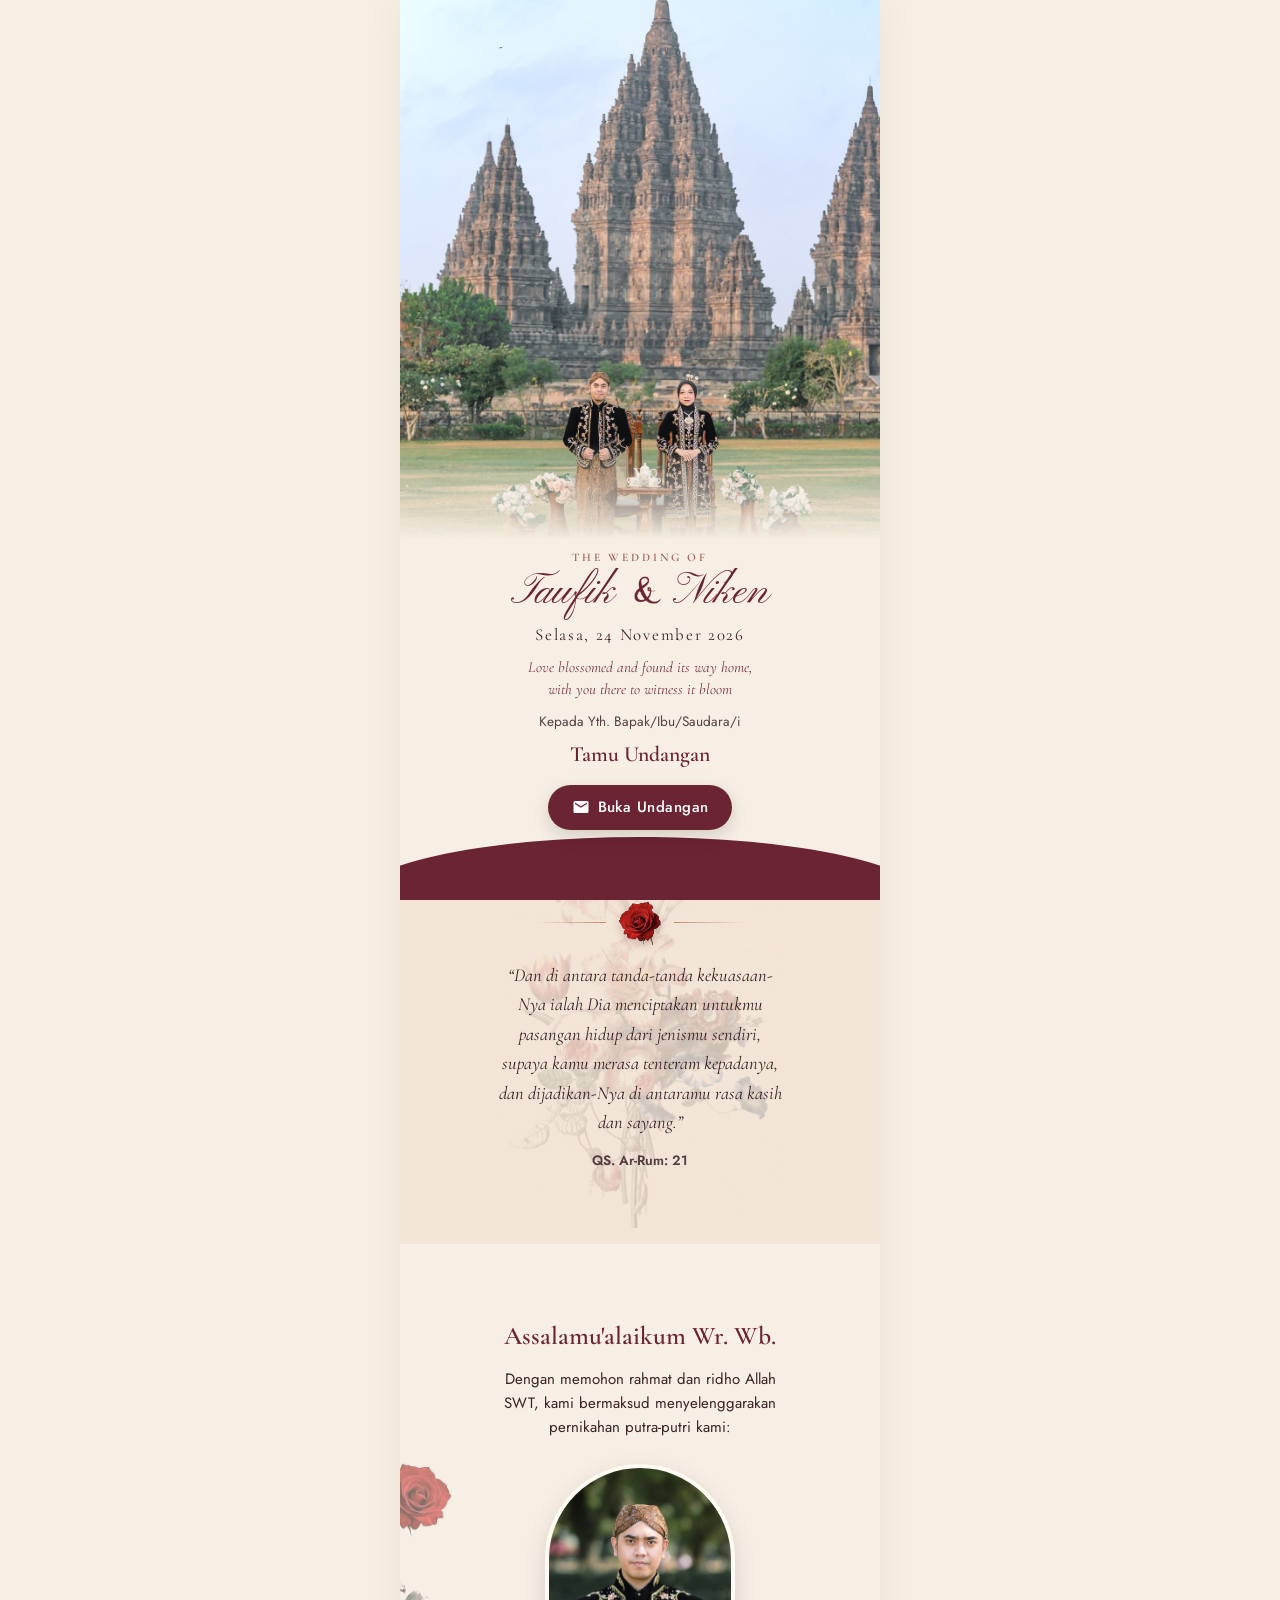
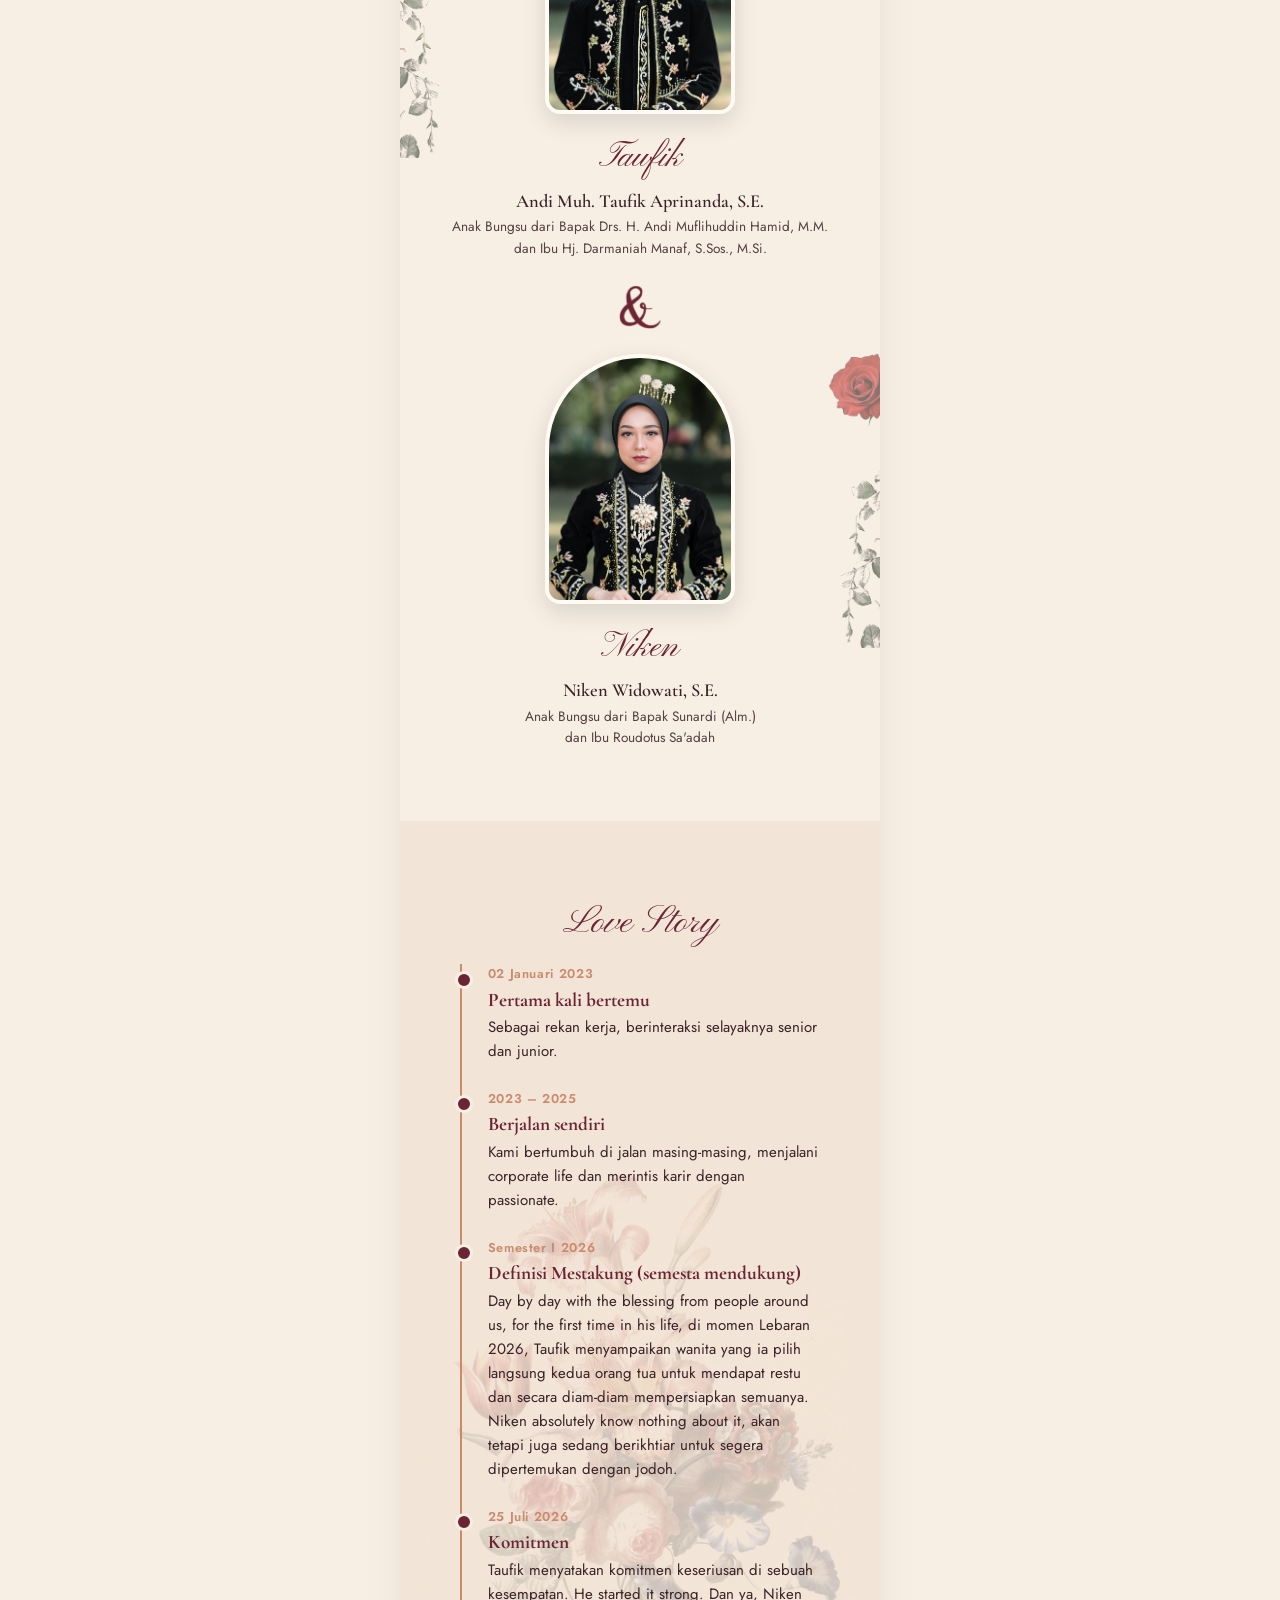
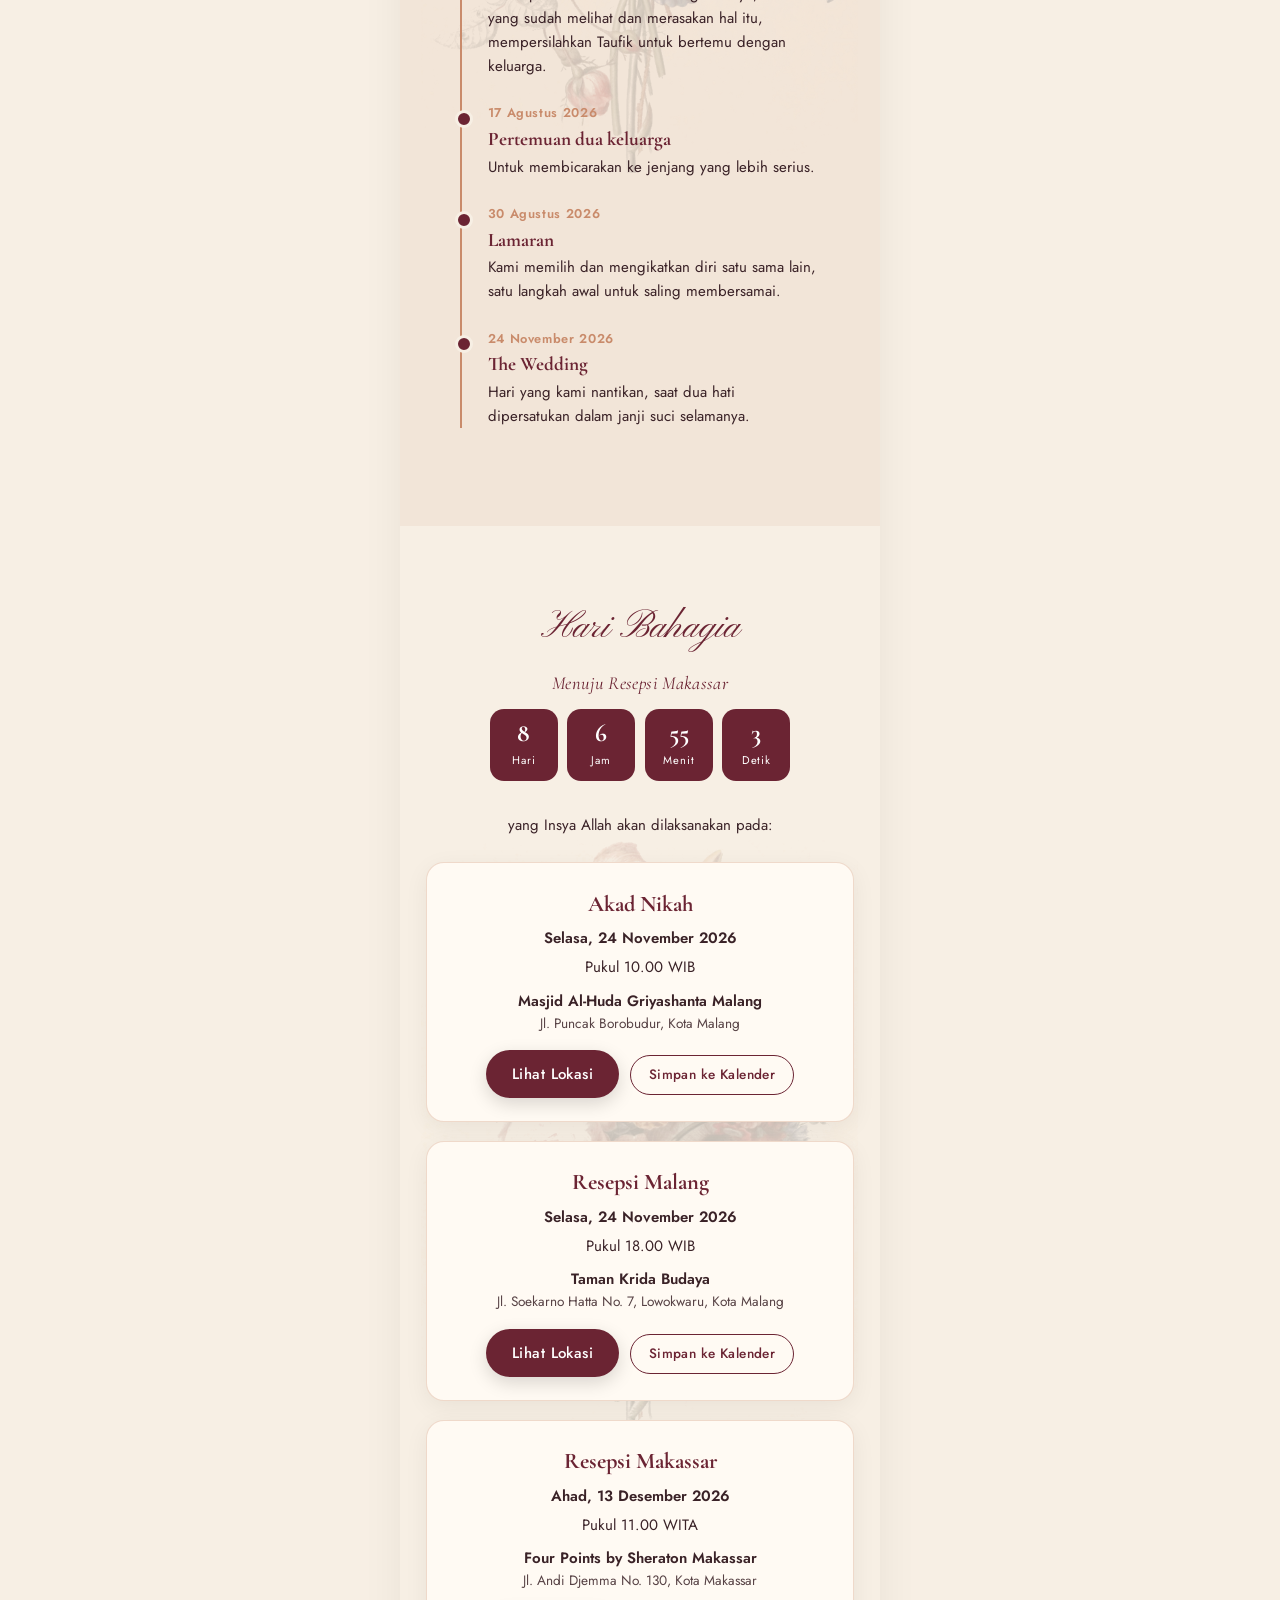
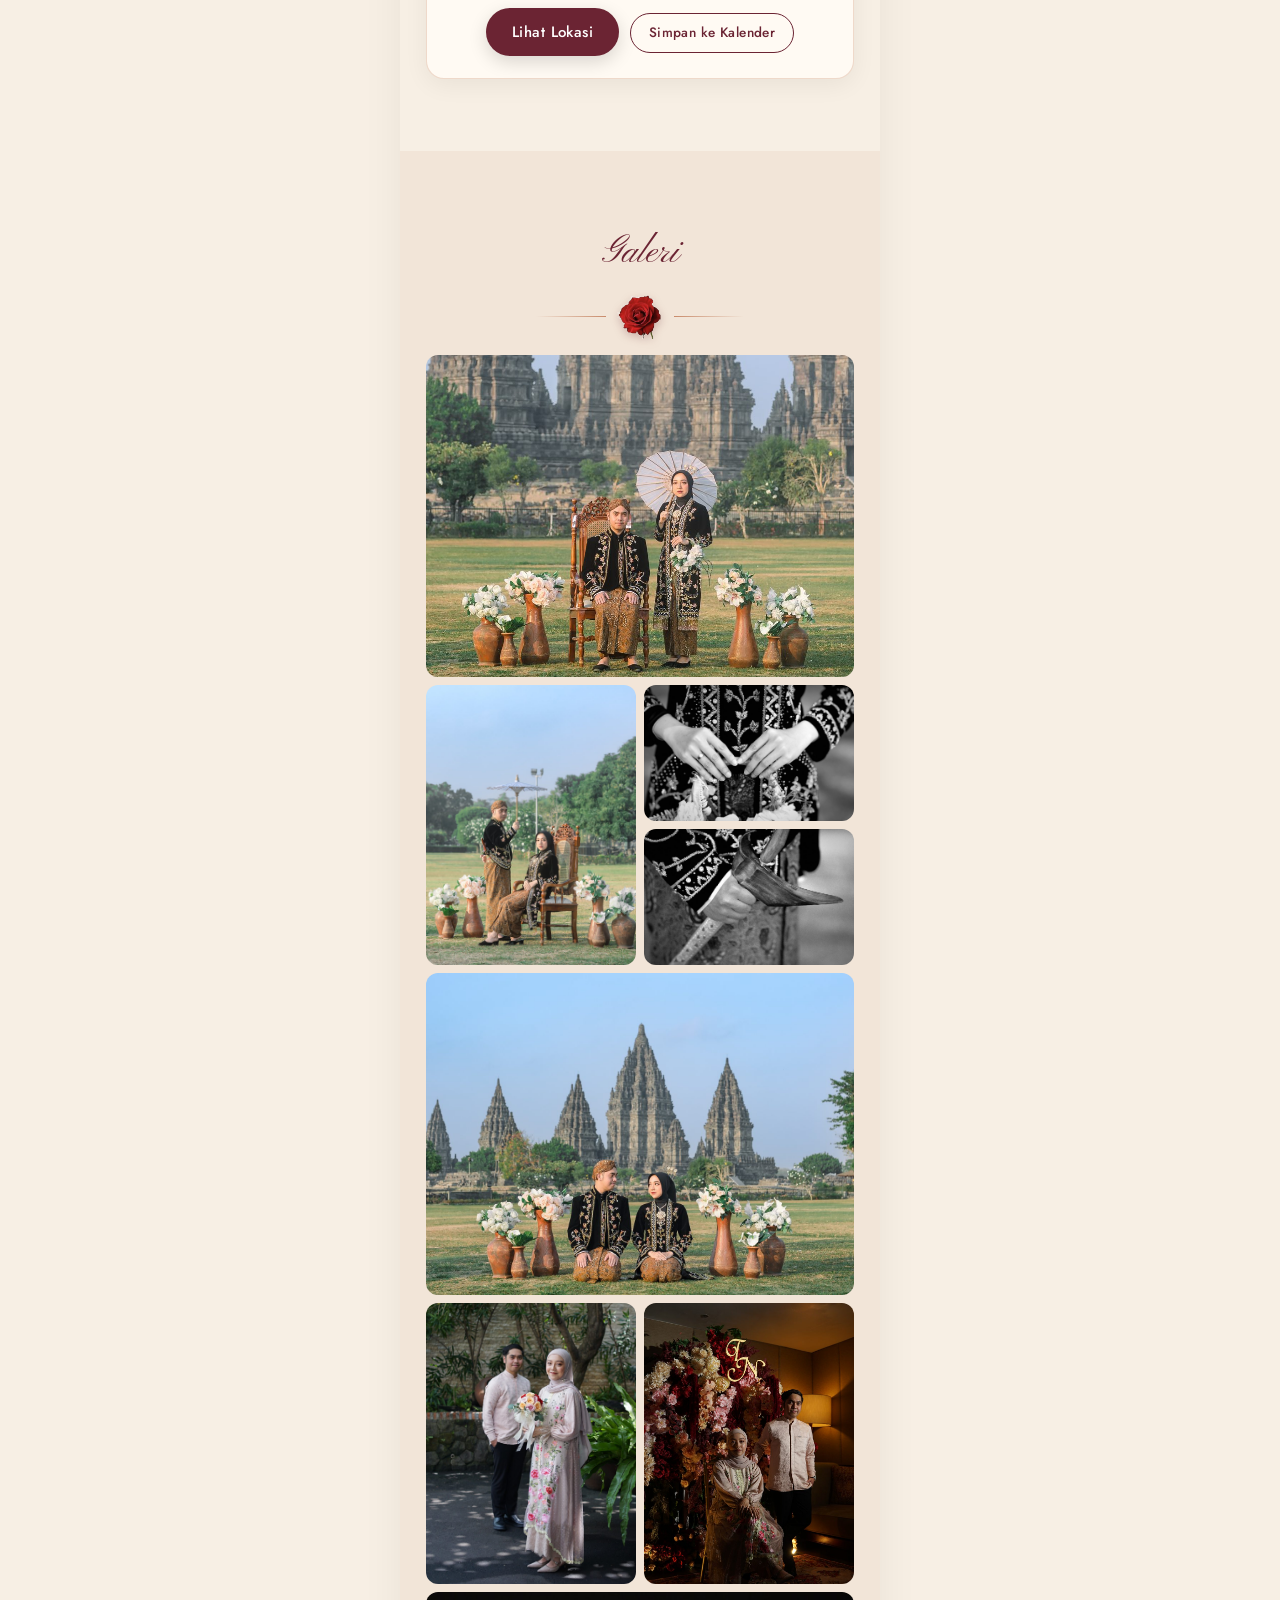
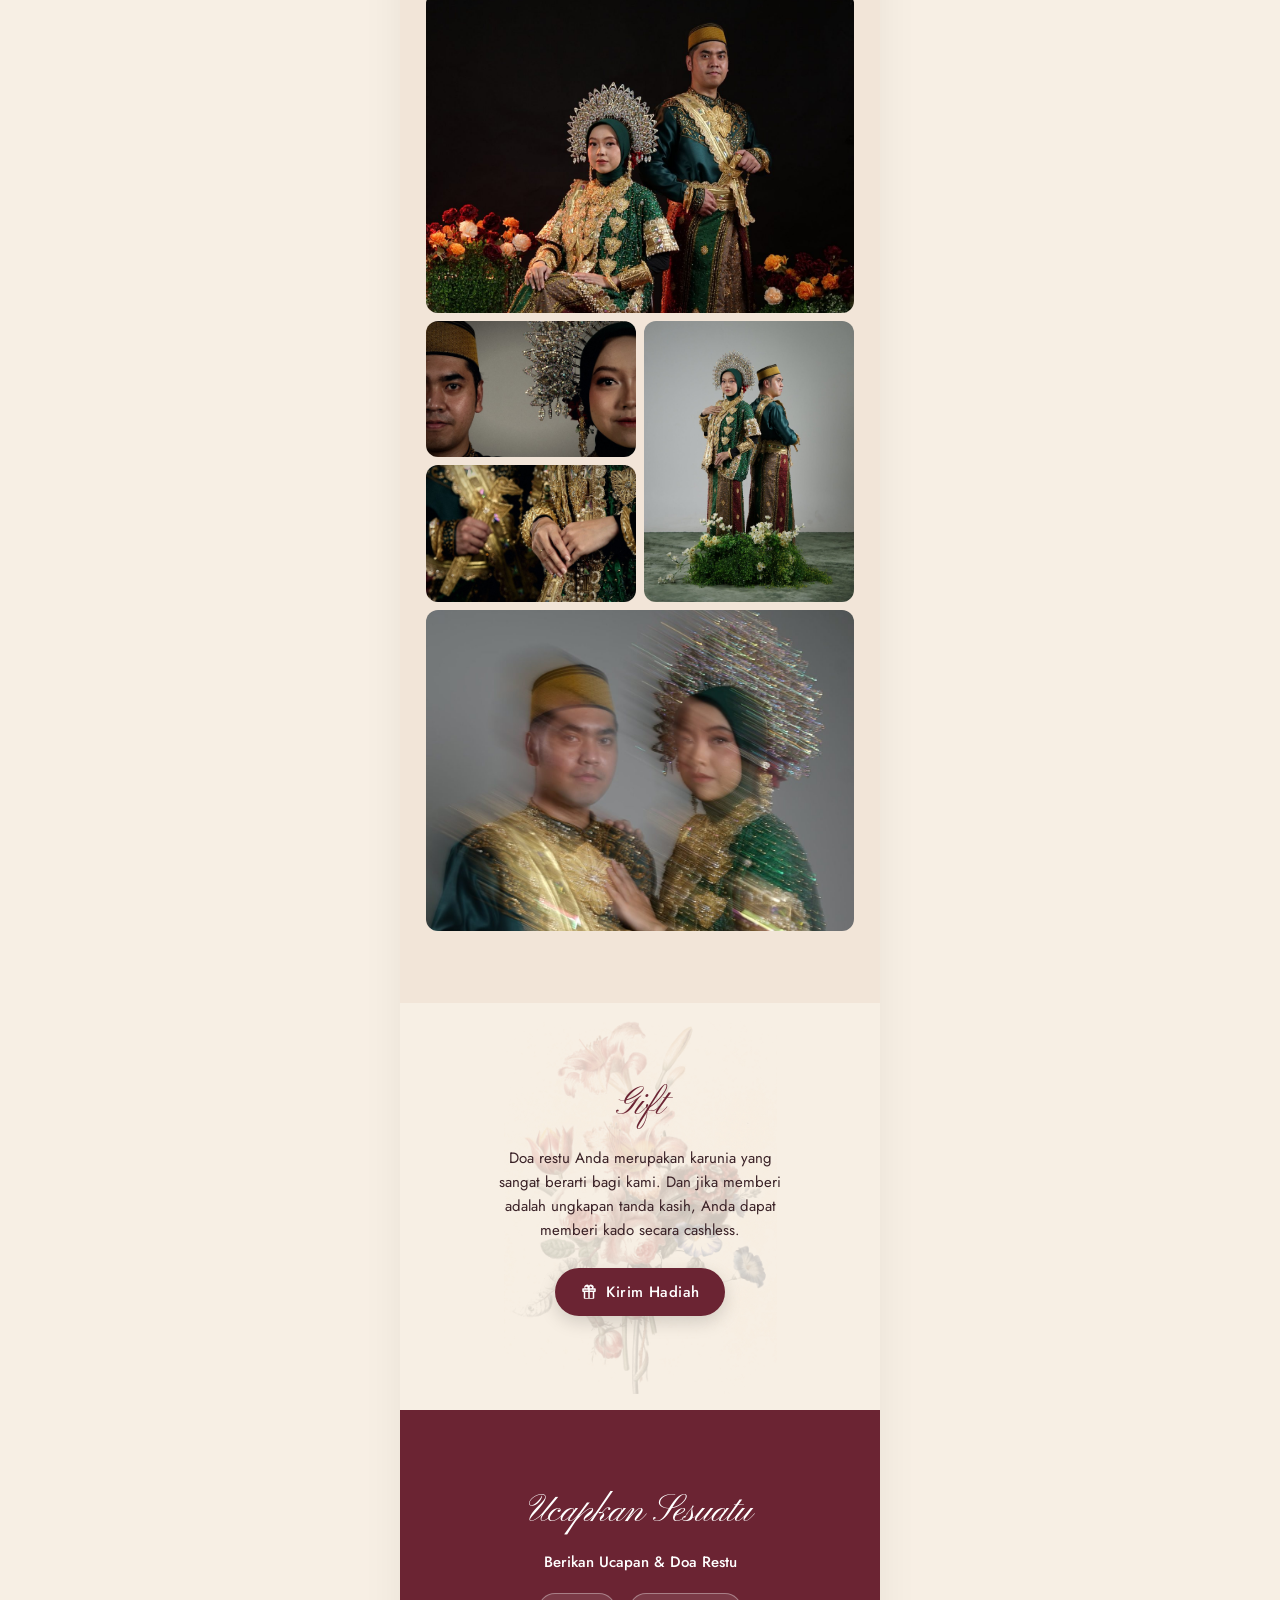
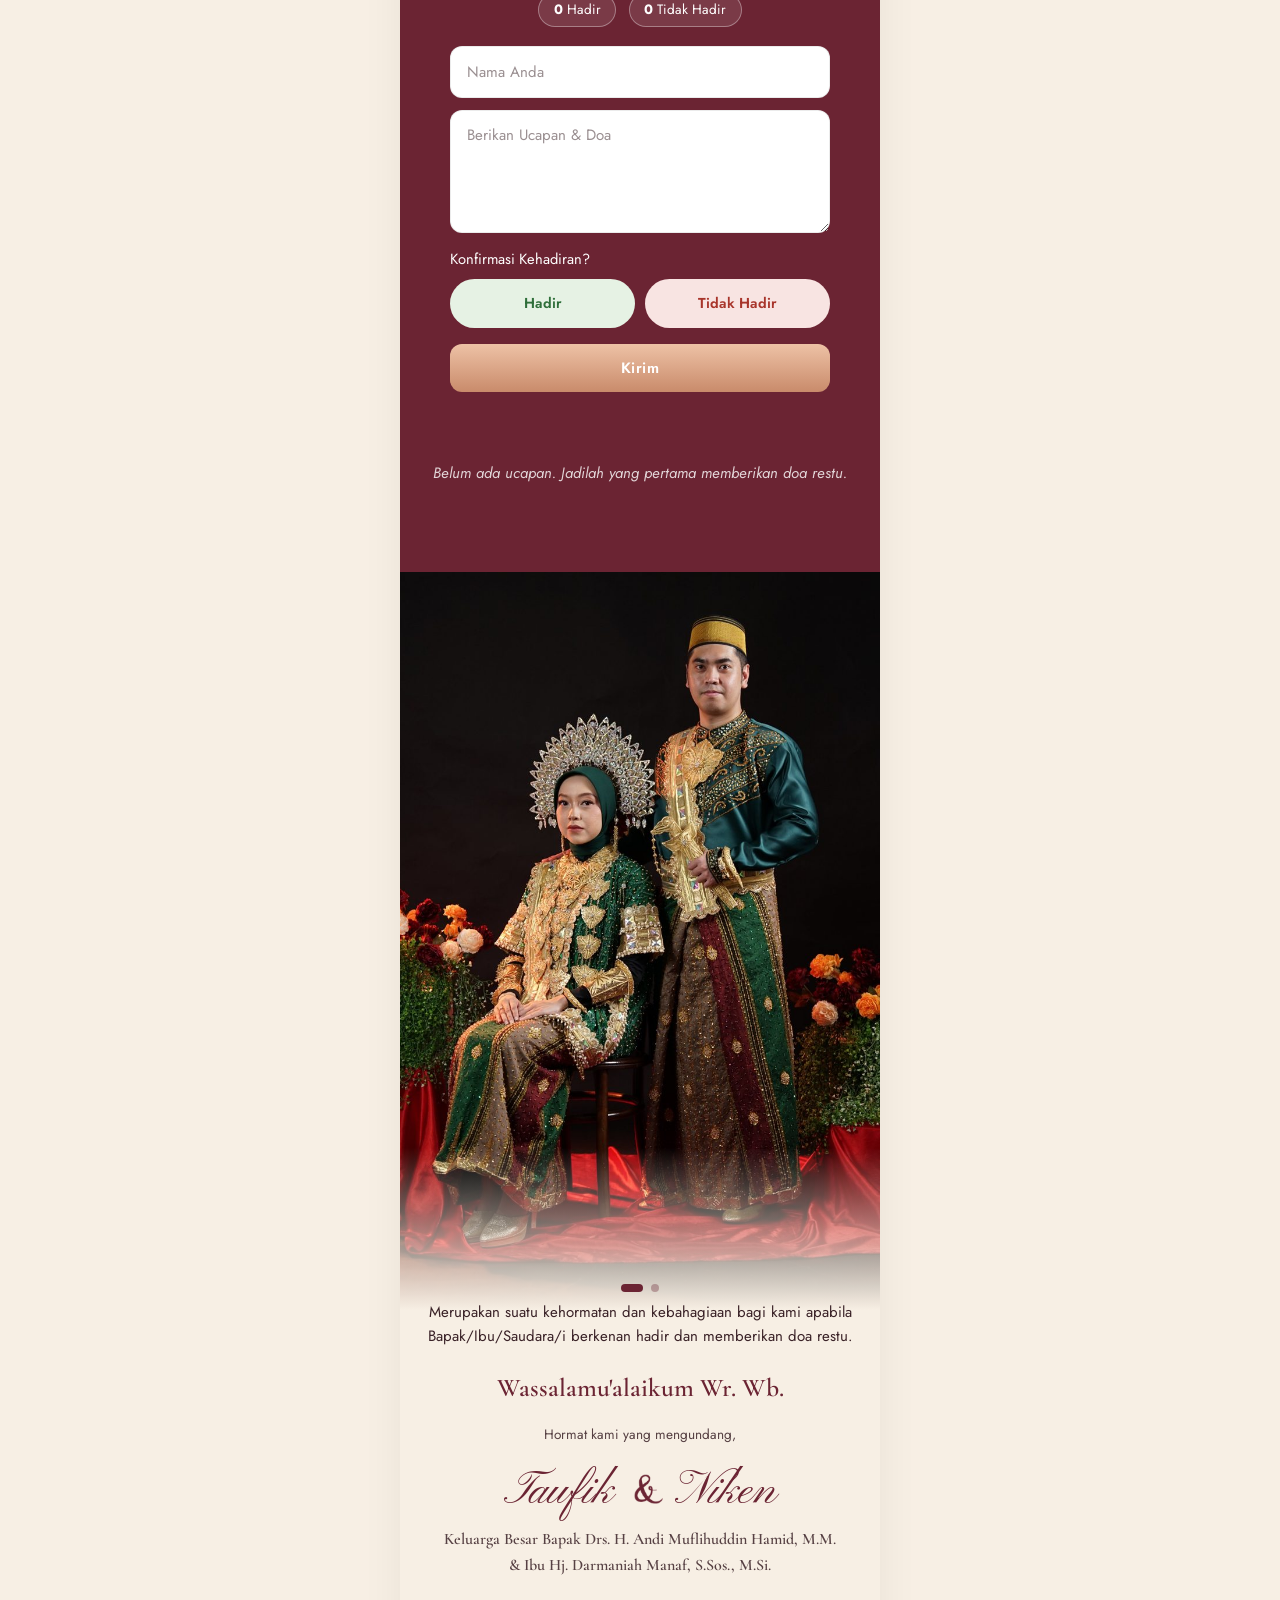
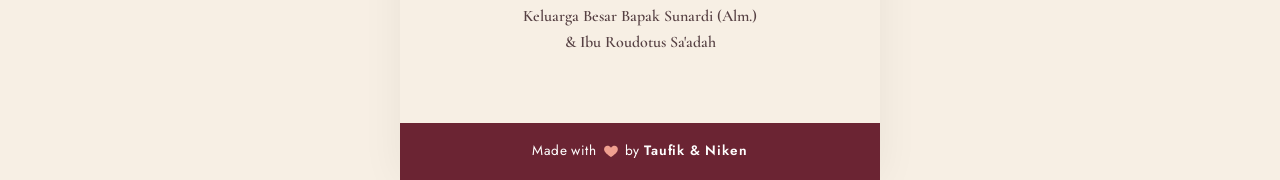
<file: index.html>
<!doctype html>
<html lang="id">
<head>
  <meta charset="utf-8">
  <meta name="viewport" content="width=device-width, initial-scale=1, viewport-fit=cover">
  <title>Undangan Pernikahan</title>
  <meta name="description" content="Undangan pernikahan digital">
  <meta name="robots" content="noindex, nofollow">
  <!-- Pratinjau saat link dibagikan di WhatsApp: ganti dengan foto & judul Anda -->
  <meta property="og:title" content="The Wedding of Taufik & Niken">
  <meta property="og:description" content="Kami mengundang Anda untuk hadir di hari bahagia kami.">
  <meta property="og:image" content="https://ourwedinv.kentau.id/assets/img/og-image.jpg">
  <meta property="og:url" content="https://ourwedinv.kentau.id/">
  <meta property="og:type" content="website">
  <link rel="preconnect" href="https://fonts.googleapis.com">
  <link rel="preconnect" href="https://fonts.gstatic.com" crossorigin>
  <link id="gfonts" rel="stylesheet" href="">
  <link rel="stylesheet" href="css/style.css?v=202611190658">
</head>
<body class="locked">

  <!-- ================= COVER / PEMBUKA ================= -->
  <section id="cover" class="cover">
    <div class="cover-bg" data-img="cover"></div>
    <div class="flower corner tl" data-flower="corner"></div>
    <div class="flower corner br" data-flower="corner"></div>
    <div class="cover-band" aria-hidden="true"></div>
    <div class="cover-inner">
      <p class="eyebrow">The Wedding of</p>
      <h1 class="script" data-text="couple.shortTitle"></h1>
      <p class="cover-date" id="coverDate"></p>
      <p class="cover-quote" data-text="texts.coverQuote"></p>
      <div class="guest-box">
        <p class="small" data-text="texts.guestPrefix"></p>
        <p class="guest-name" id="guestName"></p>
      </div>
      <button id="openBtn" class="btn">
        <svg viewBox="0 0 24 24" width="18" height="18" aria-hidden="true"><path fill="currentColor" d="M20 4H4a2 2 0 0 0-2 2v12a2 2 0 0 0 2 2h16a2 2 0 0 0 2-2V6a2 2 0 0 0-2-2Zm0 4-8 5-8-5V6l8 5 8-5Z"/></svg>
        Buka Undangan
      </button>
    </div>
  </section>

  <main id="main">

    <!-- ================= HERO ================= -->
    <section class="hero" id="home">
      <div class="hero-photo reveal a-settle" data-img="hero"></div>
      <div class="hero-dots" id="heroDots" role="tablist" aria-label="Foto Save the Date"></div>
      <div class="hero-text reveal">
        <p class="eyebrow">Save the Date</p>
        <h2 class="script" data-text="couple.shortTitle"></h2>
        <p id="heroDate"></p>
      </div>
    </section>

    <!-- ================= AYAT ================= -->
    <section class="section alt verse reveal">
      <div class="flower divider" data-flower="divider"></div>
      <p class="quote" data-text="texts.verse"></p>
      <p class="small strong" data-text="texts.verseSource"></p>
    </section>

    <!-- ================= SALAM & MEMPELAI ================= -->
    <section class="section" id="couple">
      <h3 class="heading reveal" data-text="texts.greeting"></h3>
      <p class="lead reveal" data-text="texts.intro"></p>
      <div class="couple-wrap" id="coupleWrap"></div>
    </section>

    <!-- ================= KISAH ================= -->
    <section class="section alt" id="story">
      <h3 class="heading script-h reveal">Love Story</h3>
      <div class="timeline" id="storyList"></div>
    </section>

    <!-- ================= ACARA & COUNTDOWN ================= -->
    <section class="section" id="event">
      <h3 class="heading script-h reveal">Hari Bahagia</h3>
      <p class="cd-label reveal" id="cdLabel" aria-live="polite"></p>
      <div class="countdown reveal" id="countdown">
        <div><b id="cdD">0</b><span>Hari</span></div>
        <div><b id="cdH">0</b><span>Jam</span></div>
        <div><b id="cdM">0</b><span>Menit</span></div>
        <div><b id="cdS">0</b><span>Detik</span></div>
      </div>
      <p class="lead reveal" data-text="texts.eventsIntro"></p>
      <div class="events" id="eventList"></div>
    </section>

    <!-- ================= GALERI ================= -->
    <section class="section alt" id="gallery">
      <h3 class="heading script-h reveal">Galeri</h3>
      <div class="flower divider" data-flower="divider"></div>
      <div class="gallery" id="galleryGrid"></div>
    </section>

    <!-- ================= AMPLOP DIGITAL ================= -->
    <section class="section" id="gift">
      <h3 class="heading script-h reveal">Gift</h3>
      <p class="lead reveal" data-text="giftText"></p>
      <button class="btn reveal" id="giftToggle" type="button" aria-expanded="false" aria-controls="giftList">
        <svg viewBox="0 0 24 24" width="18" height="18" aria-hidden="true"><path fill="currentColor" d="M20 7h-2.2A3 3 0 0 0 12 3.8 3 3 0 0 0 6.2 7H4a1 1 0 0 0-1 1v3a1 1 0 0 0 1 1h1v8a1 1 0 0 0 1 1h12a1 1 0 0 0 1-1v-8h1a1 1 0 0 0 1-1V8a1 1 0 0 0-1-1Zm-5-2a1 1 0 1 1 0 2h-2V6a1 1 0 0 1 2-1ZM9 5a1 1 0 0 1 1 1v1H8a1 1 0 0 1 0-2Zm2 15H7v-8h4Zm0-10H5V9h6Zm6 10h-4v-8h4Zm2-10h-6V9h6Z"/></svg>
        Kirim Hadiah
      </button>
      <div class="gifts" id="giftList" hidden></div>
      <div class="card reveal" id="giftAddress" hidden></div>
    </section>

    <!-- ================= RSVP & UCAPAN ================= -->
    <section class="section" id="rsvp">
      <h3 class="heading script-h reveal">Ucapkan Sesuatu</h3>
      <p class="rsvp-sub reveal">Berikan Ucapan &amp; Doa Restu</p>
      <div class="stats" id="rsvpStats"><span><b id="cntHadir">0</b> Hadir</span><span><b id="cntTidak">0</b> Tidak Hadir</span></div>
      <form class="form reveal" id="rsvpForm" novalidate>
        <label class="sr" for="fNama">Nama</label>
        <input name="nama" id="fNama" placeholder="Nama Anda" required maxlength="60" autocomplete="name">
        <label class="sr" for="fUcapan">Ucapan &amp; doa</label>
        <textarea name="ucapan" id="fUcapan" placeholder="Berikan Ucapan &amp; Doa" required maxlength="500" rows="4"></textarea>
        <fieldset class="attend">
          <legend>Konfirmasi Kehadiran?</legend>
          <label class="pill yes"><input type="radio" name="hadir" id="fHadir" value="Hadir" required><span>Hadir</span></label>
          <label class="pill no"><input type="radio" name="hadir" id="fTidak" value="Tidak Hadir"><span>Tidak Hadir</span></label>
        </fieldset>
        <button class="btn send" type="submit">Kirim</button>
        <p class="form-msg" id="formMsg" role="status" aria-live="polite"></p>
      </form>
      <ul class="wishes" id="wishList" aria-live="polite"></ul>
      <button class="btn ghost more" id="wishMore" type="button" hidden>Tampilkan lebih banyak</button>
    </section>

    <!-- ================= PENUTUP ================= -->
    <section class="closing">
      <div class="closing-photo reveal a-settle" data-img="closing"></div>
      <div class="hero-dots closing-dots" id="closingDots" role="tablist" aria-label="Foto penutup"></div>
      <div class="closing-text reveal">
        <p data-text="texts.closing"></p>
        <h3 class="heading" data-text="texts.farewell"></h3>
        <p class="small signoff" data-text="texts.signoff"></p>
        <h2 class="script" data-text="couple.shortTitle"></h2>
        <p class="small families" data-text="texts.families"></p>
      </div>
    </section>
    <footer class="footer">
      <span>Made with</span>
      <svg class="heart" viewBox="0 0 24 24" width="16" height="16" role="img" aria-label="love"><path fill="currentColor" d="M12 21s-7.2-4.35-9.6-8.7C.7 9.1 2.3 5 6.1 4.3c2.1-.4 4 .6 5.9 2.7 1.9-2.1 3.8-3.1 5.9-2.7 3.8.7 5.4 4.8 3.7 8C19.2 16.65 12 21 12 21Z"/></svg>
      <span>by <b>Taufik &amp; Niken</b></span>
    </footer>
  </main>

  <!-- Menu bawah dengan tombol Home di tengah -->
  <nav class="bottom-nav" id="bottomNav" aria-label="Navigasi undangan" hidden>
    <a href="#couple" data-nav="couple"><svg viewBox="0 0 24 24" aria-hidden="true"><path d="M12 21s-7-4.3-9.4-8.6C1 9.3 2.6 5.3 6.3 4.7c2-.3 3.9.7 5.7 2.8 1.8-2.1 3.7-3.1 5.7-2.8 3.7.6 5.3 4.6 3.7 7.7C19 16.7 12 21 12 21Z" fill="none" stroke="currentColor" stroke-width="1.8" stroke-linejoin="round"/></svg><span>Mempelai</span></a>
    <a href="#story" data-nav="story"><svg viewBox="0 0 24 24" aria-hidden="true"><path d="M12 6.5C10 5 7 4.5 3.5 5v13.5C7 18 10 18.5 12 20c2-1.5 5-2 8.5-1.5V5C17 4.5 14 5 12 6.5Zm0 0V20" fill="none" stroke="currentColor" stroke-width="1.8" stroke-linejoin="round"/></svg><span>Love Story</span></a>
    <a href="#event" data-nav="event"><svg viewBox="0 0 24 24" aria-hidden="true"><rect x="3.5" y="5" width="17" height="15.5" rx="2.5" fill="none" stroke="currentColor" stroke-width="1.8"/><path d="M3.5 10h17M8 3v4M16 3v4" stroke="currentColor" stroke-width="1.8" stroke-linecap="round"/></svg><span>Acara</span></a>
    <a href="#gallery" data-nav="gallery"><svg viewBox="0 0 24 24" aria-hidden="true"><rect x="3.5" y="4.5" width="17" height="15" rx="2.5" fill="none" stroke="currentColor" stroke-width="1.8"/><circle cx="9" cy="10" r="1.8" fill="currentColor"/><path d="m4.5 18 5-5 3.5 3.5 2.5-2.5 4 4" fill="none" stroke="currentColor" stroke-width="1.8" stroke-linejoin="round"/></svg><span>Galeri</span></a>
    <a href="#gift" data-nav="gift"><svg viewBox="0 0 24 24" aria-hidden="true"><rect x="3.5" y="9" width="17" height="11.5" rx="1.5" fill="none" stroke="currentColor" stroke-width="1.8"/><path d="M2.5 9h19v3.5h-19zM12 9v11.5M12 9c-1.5-3.5-5.5-4-5.5-1.5S9.5 9 12 9Zm0 0c1.5-3.5 5.5-4 5.5-1.5S14.5 9 12 9Z" fill="none" stroke="currentColor" stroke-width="1.8" stroke-linejoin="round"/></svg><span>Gift</span></a>
    <a href="#rsvp" data-nav="rsvp"><svg viewBox="0 0 24 24" aria-hidden="true"><path d="M4 5.5h16v10.5H9l-5 4Z" fill="none" stroke="currentColor" stroke-width="1.8" stroke-linejoin="round"/><path d="M8 9.5h8M8 12.5h5" stroke="currentColor" stroke-width="1.8" stroke-linecap="round"/></svg><span>Ucapan</span></a>
  </nav>

  <!-- Tombol musik -->
  <button id="musicBtn" class="music-btn" aria-label="Putar/hentikan musik" hidden>
    <svg viewBox="0 0 24 24" width="22" height="22" aria-hidden="true"><path fill="currentColor" d="M12 3v10.55A4 4 0 1 0 14 17V7h4V3h-6Z"/></svg>
  </button>
  <audio id="bgm" loop preload="none"></audio>

  <!-- Lightbox galeri -->
  <div id="lightbox" class="lightbox" hidden><img alt=""><button aria-label="Tutup">×</button></div>

  <script src="js/config.js?v=202611190658"></script>
  <script src="js/overrides.js?v=202611190658"></script>
  <script src="js/flowers-real.js?v=202611190658"></script>
  <script src="js/flowers-garden.js?v=202611190658"></script>
  <script src="js/flowers-boho.js?v=202611190658"></script>
  <script src="js/flowers.js?v=202611190658"></script>
  <script src="js/app.js?v=202611190658"></script>
</body>
</html>
</file>
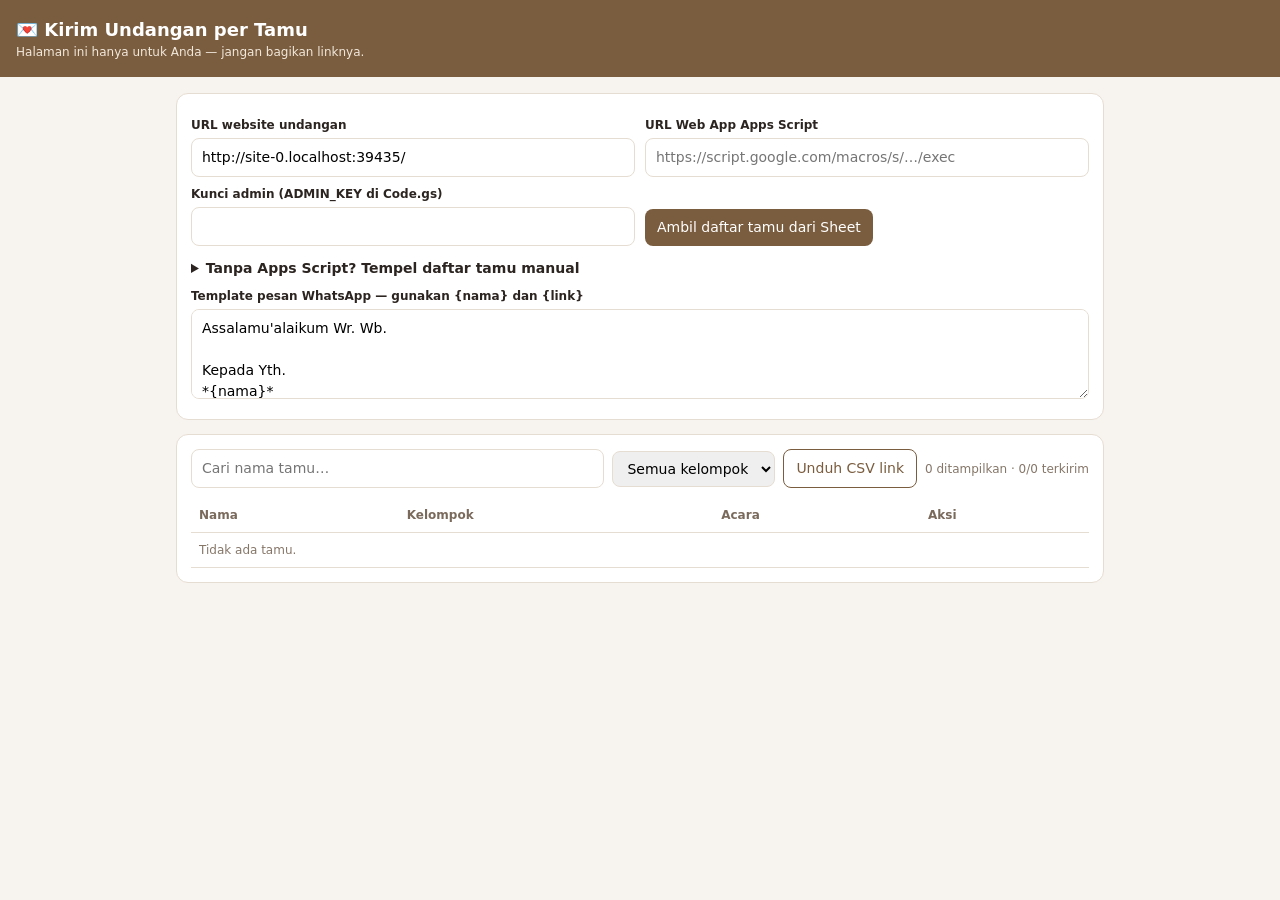
<file: admin/index.html>
<!doctype html>
<html lang="id">
<head>
<meta charset="utf-8">
<meta name="viewport" content="width=device-width, initial-scale=1">
<meta name="robots" content="noindex, nofollow">
<title>Kirim Undangan</title>
<style>
  :root { --p:#7a5c3e; --bg:#f7f3ee; --line:#e6ddd2; }
  * { box-sizing: border-box; }
  body { margin:0; font:14px/1.5 system-ui, -apple-system, Segoe UI, sans-serif; background:var(--bg); color:#2b2420; }
  header { background:var(--p); color:#fff; padding:16px; }
  header h1 { margin:0; font-size:18px; }
  main { max-width:960px; margin:0 auto; padding:16px; }
  .card { background:#fff; border:1px solid var(--line); border-radius:12px; padding:14px; margin-bottom:14px; }
  label { display:block; font-weight:600; font-size:12px; margin:8px 0 4px; }
  input, textarea, select { width:100%; font:inherit; padding:8px 10px; border:1px solid var(--line); border-radius:8px; }
  textarea { min-height:90px; }
  .row { display:grid; grid-template-columns:1fr 1fr; gap:10px; }
  @media (max-width:640px){ .row{grid-template-columns:1fr} }
  button, .b { font:inherit; border:0; border-radius:8px; padding:8px 12px; background:var(--p); color:#fff; cursor:pointer; text-decoration:none; display:inline-block; white-space:nowrap; }
  .b.wa { background:#1f9d55; } .b.ghost { background:#fff; color:var(--p); border:1px solid var(--p); }
  .tools { display:flex; flex-wrap:wrap; gap:8px; align-items:center; margin-bottom:10px; }
  .tools input { flex:1; min-width:180px; }
  table { width:100%; border-collapse:collapse; background:#fff; }
  th, td { padding:8px; border-bottom:1px solid var(--line); text-align:left; vertical-align:middle; }
  th { font-size:12px; color:#7a6a5c; }
  tr.sent td { opacity:.55; } tr.sent td:last-child { opacity:1; }
  .muted { color:#857668; font-size:12px; }
  .tag { font-size:11px; background:#f1e8dc; border-radius:999px; padding:2px 8px; }
  .msg { padding:8px 10px; border-radius:8px; background:#fff6e0; display:none; margin-top:8px; }
  details summary { cursor:pointer; font-weight:600; }
  .actions { display:flex; gap:6px; flex-wrap:wrap; }
</style>
</head>
<body>
<header><h1>💌 Kirim Undangan per Tamu</h1><div class="muted" style="color:#f1e8dc">Halaman ini hanya untuk Anda — jangan bagikan linknya.</div></header>
<main>
  <section class="card">
    <div class="row">
      <div><label>URL website undangan</label><input id="base" placeholder="https://undangan.domainanda.com/"></div>
      <div><label>URL Web App Apps Script</label><input id="api" placeholder="https://script.google.com/macros/s/…/exec"></div>
    </div>
    <div class="row">
      <div><label>Kunci admin (ADMIN_KEY di Code.gs)</label><input id="key" type="password"></div>
      <div style="display:flex;align-items:flex-end;gap:8px"><button id="load">Ambil daftar tamu dari Sheet</button></div>
    </div>
    <div class="msg" id="msg"></div>
    <details style="margin-top:12px">
      <summary>Tanpa Apps Script? Tempel daftar tamu manual</summary>
      <p class="muted">Salin kolom dari Google Sheet (Nama, No WA, Acara) lalu tempel di sini — satu tamu per baris, dipisah Tab atau koma.</p>
      <textarea id="paste" placeholder="Bapak Ahmad Fauzi	081234567890	malang&#10;Ibu Rina &amp; Keluarga	082233445566	makassar"></textarea>
      <button id="usePaste" class="b ghost" style="margin-top:6px">Pakai daftar ini</button>
    </details>
    <label>Template pesan WhatsApp — gunakan {nama} dan {link}</label>
    <textarea id="tpl"></textarea>
  </section>

  <section class="card">
    <div class="tools">
      <input id="q" placeholder="Cari nama tamu…">
      <select id="grp" style="width:auto"><option value="">Semua kelompok</option></select>
      <button class="b ghost" id="csv">Unduh CSV link</button>
      <span class="muted" id="count"></span>
    </div>
    <div style="overflow-x:auto">
      <table>
        <thead><tr><th>Nama</th><th>Kelompok</th><th>Acara</th><th>Aksi</th></tr></thead>
        <tbody id="tb"><tr><td colspan="4" class="muted">Belum ada data. Ambil dari Sheet atau tempel manual.</td></tr></tbody>
      </table>
    </div>
  </section>
</main>

<script>
(function () {
  const $ = (s) => document.querySelector(s);
  const esc = (s) => String(s == null ? '' : s).replace(/[&<>"']/g, (m) => ({ '&':'&amp;','<':'&lt;','>':'&gt;','"':'&quot;',"'":'&#39;' }[m]));
  const DEFAULT_TPL = "Assalamu'alaikum Wr. Wb.\n\nKepada Yth.\n*{nama}*\n\nTanpa mengurangi rasa hormat, perkenankan kami mengundang Bapak/Ibu/Saudara/i untuk hadir di acara pernikahan kami.\n\nInfo lengkap acara:\n{link}\n\nMerupakan kebahagiaan bagi kami apabila Bapak/Ibu/Saudara/i berkenan hadir dan memberikan doa restu.\n\nWassalamu'alaikum Wr. Wb.\n\nKami yang berbahagia,\n*Niken & Taufik*";

  // Penyimpanan lokal (di browser ini saja) untuk pengaturan & status "terkirim"
  const store = {
    get(k, d) { try { const v = localStorage.getItem('inv_' + k); return v == null ? d : JSON.parse(v); } catch (e) { return d; } },
    set(k, v) { try { localStorage.setItem('inv_' + k, JSON.stringify(v)); } catch (e) {} }
  };
  ['base', 'api', 'tpl'].forEach((id) => {
    $('#' + id).value = store.get(id, id === 'tpl' ? DEFAULT_TPL : (id === 'base' ? location.origin + location.pathname.replace(/admin\/?(index\.html)?$/, '') : ''));
    $('#' + id).addEventListener('input', (e) => { store.set(id, e.target.value); render(); });
  });
  let guests = store.get('guests', []);
  const sent = store.get('sent', {});

  const phone = (p) => { let d = String(p || '').replace(/\D/g, ''); if (d[0] === '0') d = '62' + d.slice(1); else if (d[0] === '8') d = '62' + d; return d; };
  const base = () => { let b = $('#base').value.trim(); if (b && !b.endsWith('/') && !/\.html?$/.test(b)) b += '/'; return b; };
  const link = (g) => base() + '?to=' + encodeURIComponent(g.nama).replace(/%20/g, '+') + (g.acara ? '&a=' + encodeURIComponent(g.acara) : '');
  const message = (g) => $('#tpl').value.replace(/\{nama\}/g, g.nama).replace(/\{link\}/g, link(g));
  const waUrl = (g) => 'https://wa.me/' + phone(g.wa) + '?text=' + encodeURIComponent(message(g));
  const keyOf = (g) => g.kelompok + '|' + g.nama;

  function note(t) { const m = $('#msg'); m.textContent = t; m.style.display = t ? 'block' : 'none'; }

  function render() {
    const q = $('#q').value.toLowerCase(), grp = $('#grp').value;
    const list = guests.filter((g) => (!q || g.nama.toLowerCase().includes(q)) && (!grp || g.kelompok === grp));
    const done = guests.filter((g) => sent[keyOf(g)]).length;
    $('#count').textContent = `${list.length} ditampilkan · ${done}/${guests.length} terkirim`;
    if (!list.length) { $('#tb').innerHTML = '<tr><td colspan="4" class="muted">Tidak ada tamu.</td></tr>'; return; }
    $('#tb').innerHTML = list.map((g, i) => {
      const k = keyOf(g);
      return `<tr class="${sent[k] ? 'sent' : ''}" data-k="${esc(k)}">
        <td><b>${esc(g.nama)}</b><div class="muted">${esc(g.wa || 'tanpa nomor')}</div></td>
        <td><span class="tag">${esc(g.kelompok)}</span></td>
        <td>${esc(g.acara || 'semua')}</td>
        <td class="actions">
          <a class="b wa" target="_blank" rel="noopener" href="${esc(waUrl(g))}" data-act="wa">Kirim WA</a>
          <button class="b ghost" data-act="copy" data-link="${esc(link(g))}">Salin link</button>
          <button class="b ghost" data-act="msg" data-i="${i}">Salin pesan</button>
          <button class="b ghost" data-act="toggle">${sent[k] ? '↺' : '✓'}</button>
        </td></tr>`;
    }).join('');
    $('#tb').dataset.view = JSON.stringify(list);
  }

  $('#tb').addEventListener('click', (e) => {
    const t = e.target.closest('[data-act]'); if (!t) return;
    const tr = t.closest('tr'), k = tr.dataset.k, act = t.dataset.act;
    if (act === 'copy') navigator.clipboard.writeText(t.dataset.link).then(() => { t.textContent = 'Tersalin ✓'; });
    if (act === 'msg') { const g = JSON.parse($('#tb').dataset.view)[+t.dataset.i]; navigator.clipboard.writeText(message(g)).then(() => { t.textContent = 'Tersalin ✓'; }); }
    if (act === 'wa' || act === 'toggle') { sent[k] = act === 'wa' ? true : !sent[k]; store.set('sent', sent); setTimeout(render, act === 'wa' ? 400 : 0); }
  });
  $('#q').addEventListener('input', render);
  $('#grp').addEventListener('change', render);

  function setGuests(list) {
    guests = list; store.set('guests', guests);
    const groups = [...new Set(guests.map((g) => g.kelompok))];
    $('#grp').innerHTML = '<option value="">Semua kelompok</option>' + groups.map((g) => `<option>${esc(g)}</option>`).join('');
    render();
  }

  $('#load').addEventListener('click', async () => {
    const api = $('#api').value.trim(), key = $('#key').value;
    if (!api) return note('Isi URL Web App Apps Script dulu.');
    note('Mengambil data…');
    try {
      const r = await fetch(api + '?action=guests&key=' + encodeURIComponent(key));
      const d = await r.json();
      if (d.error) return note(d.error);
      if (d.baseUrl && !$('#base').value) { $('#base').value = d.baseUrl; store.set('base', d.baseUrl); }
      setGuests(d.guests || []);
      note(`Berhasil: ${d.guests.length} tamu dimuat.`);
    } catch (e) { note('Gagal mengambil data. Pastikan Web App sudah di-deploy dengan akses "Anyone".'); }
  });

  $('#usePaste').addEventListener('click', () => {
    const rows = $('#paste').value.split(/\r?\n/).map((l) => l.split(/\t|,(?=\s*[0-9+])|;/)).filter((c) => c[0] && c[0].trim());
    setGuests(rows.map((c) => ({ kelompok: 'Manual', nama: c[0].trim(), wa: (c[1] || '').trim(), acara: (c[2] || '').trim().toLowerCase() })));
    note(`${rows.length} tamu dari daftar manual.`);
  });

  $('#csv').addEventListener('click', () => {
    const q = (s) => '"' + String(s).replace(/"/g, '""') + '"';
    const csv = ['Nama,Kelompok,No WA,Acara,Link Undangan,Link WhatsApp']
      .concat(guests.map((g) => [g.nama, g.kelompok, phone(g.wa), g.acara, link(g), waUrl(g)].map(q).join(','))).join('\n');
    const a = document.createElement('a');
    a.href = URL.createObjectURL(new Blob(['﻿' + csv], { type: 'text/csv' }));
    a.download = 'link-undangan.csv'; a.click();
  });

  setGuests(guests);
})();
</script>
</body>
</html>
</file>
<file: css/style.css>
/* Warna & font diisi otomatis dari config.js (theme) lewat CSS variables. */
:root {
  --primary: #7a5c3e; --accent: #c9a86a; --petal: #eab796; --petal-dark: #7e2a3a; --bg: #fbf7f1; --surface: #fff; --text: #3d3128;
  --f-title: "Great Vibes", cursive; --f-head: "Cormorant Garamond", serif; --f-body: "Jost", sans-serif;
  --flower-scale: 1; --maxw: 480px;
}
* { box-sizing: border-box; margin: 0; }
html { scroll-behavior: smooth; }
body { font-family: var(--f-body); color: var(--text); background: var(--bg); line-height: 1.6; font-size: 15px; -webkit-font-smoothing: antialiased; overflow-x: hidden; }
body.locked { overflow: hidden; height: 100vh; }
img { max-width: 100%; display: block; }
button { font: inherit; cursor: pointer; }

/* Tampilan dibatasi selebar ponsel; di desktop tetap di tengah */
#main, .cover { max-width: var(--maxw); margin: 0 auto; }
#main { background: var(--bg); box-shadow: 0 0 40px rgba(0,0,0,.06); }

.script { font-family: var(--f-title); font-weight: 400; color: var(--primary); font-size: 2.9rem; line-height: 1.2; }
.heading { font-family: var(--f-head); font-weight: 600; color: var(--primary); font-size: 1.6rem; margin-bottom: .6rem; }
.script-h { font-family: var(--f-title); font-weight: 400; font-size: 2.4rem; }
.eyebrow { font-family: var(--f-head); letter-spacing: .25em; text-transform: uppercase; font-size: .8rem; color: var(--accent); }
.lead { max-width: 34ch; margin: 0 auto 1.6rem; }
.small { font-size: .85rem; opacity: .85; }
.strong { font-weight: 600; }
.btn { display: inline-flex; align-items: center; gap: .5rem; border: 0; border-radius: 999px; padding: .75rem 1.6rem; background: var(--primary); color: #fff; font-weight: 500; letter-spacing: .03em; box-shadow: 0 6px 18px rgba(0,0,0,.15); transition: transform .2s; text-decoration: none; }
.btn:hover { transform: translateY(-2px); }
.btn.ghost { background: transparent; color: var(--primary); border: 1px solid var(--primary); box-shadow: none; padding: .5rem 1.1rem; font-size: .85rem; }
.card { background: var(--surface); border-radius: 18px; padding: 1.4rem; box-shadow: 0 6px 24px rgba(0,0,0,.06); border: 1px solid color-mix(in srgb, var(--accent) 30%, transparent); }

/* ---------- Ornamen bunga ---------- */
.flower { position: absolute; pointer-events: none; z-index: 1; }
.flower svg, .flower img { width: 100%; height: auto; }
.corner { width: calc(150px * var(--flower-scale)); }
.corner.tl { top: -6px; left: -6px; }
.corner.tr { top: -6px; right: -6px; transform: scaleX(-1); }
.corner.bl { bottom: -6px; left: -6px; transform: scaleY(-1); }
.corner.br { bottom: -6px; right: -6px; transform: scale(-1,-1); }
.corner > * { transform-origin: 0 0; animation: sway 6s ease-in-out infinite alternate; }
.corner.tr > *, .corner.br > * { animation-delay: -2s; }
.divider { position: relative; width: calc(220px * var(--flower-scale)); margin: 0 auto 1rem; }
body.no-sway .corner > * { animation: none; }
@keyframes sway { from { transform: rotate(-2.5deg); } to { transform: rotate(2.5deg); } }

/* ---------- Cover ---------- */
.cover { position: fixed; inset: 0; z-index: 50; display: grid; place-items: center; text-align: center; background: var(--bg); overflow: hidden; transition: transform 1s cubic-bezier(.7,0,.3,1), opacity 1s; }
.cover.gone { transform: translateY(-100%); opacity: 0; pointer-events: none; }
.cover-bg { position: absolute; inset: 0 0 36% 0; background-size: cover; background-position: center 45%; }
.cover-bg::after { content: ""; position: absolute; inset: 0; background: linear-gradient(to bottom, rgba(0,0,0,0) 80%, var(--bg) 100%); }
.cover { place-items: end center; }
.cover-band { position: absolute; left: -10%; right: -10%; bottom: -1px; height: 64px; background: var(--primary); border-radius: 50% 50% 0 0 / 100% 100% 0 0; z-index: 1; }
.cover-inner { position: relative; z-index: 2; padding: 0 1.5rem 4.75rem; }
.cover .script { font-size: 2.9rem; margin: .2rem 0; white-space: nowrap; }
.cover-date { font-family: var(--f-head); font-size: 1.05rem; letter-spacing: .1em; margin-bottom: .6rem; }
.cover-quote { font-family: var(--f-head); font-style: italic; font-size: 1rem; line-height: 1.45; color: var(--primary); white-space: pre-line; margin-bottom: 1rem; opacity: .9; }
.guest-box { margin-bottom: 1rem; }
.guest-name { font-size: 1.35rem !important; }
.guest-name { font-family: var(--f-head); font-size: 1.5rem; font-weight: 600; color: var(--primary); margin-top: .3rem; }

/* ---------- Bagian umum ---------- */
.section { position: relative; padding: 4.5rem 1.6rem; text-align: center; overflow: hidden; }
.section.alt { background: color-mix(in srgb, var(--accent) 10%, var(--bg)); }
.hero { position: relative; height: 92vh; min-height: 520px; display: flex; align-items: flex-end; justify-content: center; text-align: center; overflow: hidden; }
.hero-photo, .closing-photo { position: absolute; inset: 0; background-size: cover; background-position: center; }
.hero::after, .closing::after { content: ""; position: absolute; inset: 0; background: linear-gradient(to bottom, transparent 30%, var(--bg) 92%); }
.hero::after { background: linear-gradient(to bottom, transparent 66%, var(--bg) 88%); }
.hero-photo { background-position: center 20%; }
.hero-text { position: relative; z-index: 2; padding-bottom: 3rem; }

.couple-wrap { display: grid; gap: 1.4rem; position: relative; z-index: 2; }
.person img { width: 170px; height: 220px; object-fit: cover; border-radius: 100px 100px 16px 16px; margin: 0 auto 1rem; border: 4px solid var(--surface); box-shadow: 0 8px 24px rgba(0,0,0,.12); }
.person h4 { font-family: var(--f-title); font-weight: 400; font-size: 2.2rem; color: var(--primary); }
.person .full { font-family: var(--f-head); font-weight: 600; font-size: 1.15rem; }
.person a { color: var(--primary); font-size: .85rem; }
.amp { font-family: var(--f-title); font-size: 3rem; color: var(--accent); }

.quote { font-family: var(--f-head); font-style: italic; font-size: 1.15rem; max-width: 36ch; margin: 0 auto .8rem; }

.timeline { position: relative; text-align: left; max-width: 360px; margin: 0 auto; padding-left: 1.6rem; border-left: 2px solid var(--accent); }
.timeline .item { position: relative; margin-bottom: 1.6rem; }
.timeline .item::before { content: ""; position: absolute; left: calc(-1.6rem - 7px); top: .4rem; width: 12px; height: 12px; border-radius: 50%; background: var(--primary); border: 3px solid var(--bg); }
.timeline h4 { font-family: var(--f-head); font-size: 1.2rem; color: var(--primary); }
.timeline .date { font-size: .8rem; color: var(--accent); font-weight: 600; letter-spacing: .05em; }

.countdown { display: flex; justify-content: center; gap: .6rem; margin: 1rem 0 2rem; position: relative; z-index: 2; }
.countdown div { background: var(--primary); color: #fff; border-radius: 14px; width: 68px; padding: .6rem 0; }
.countdown b { display: block; font-family: var(--f-head); font-size: 1.6rem; line-height: 1.1; }
.countdown span { font-size: .7rem; letter-spacing: .08em; }
.events { display: grid; gap: 1.2rem; position: relative; z-index: 2; }
.event h4 { font-family: var(--f-head); font-size: 1.4rem; color: var(--primary); }
.event .when { font-weight: 600; margin: .3rem 0; }
.event .venue { font-weight: 600; margin-top: .6rem; }
.event .btn { margin-top: 1rem; }

.gallery { display: grid; grid-template-columns: repeat(2, 1fr); gap: .5rem; }
.gallery img { width: 100%; aspect-ratio: 3/4; object-fit: cover; border-radius: 12px; cursor: zoom-in; }
.gallery img:nth-child(3n+1) { grid-column: span 2; aspect-ratio: 4/3; }
.lightbox { position: fixed; inset: 0; z-index: 80; background: rgba(0,0,0,.88); display: grid; place-items: center; padding: 1rem; }
.lightbox img { max-height: 88vh; border-radius: 10px; }
.lightbox button { position: absolute; top: 1rem; right: 1rem; background: none; border: 0; color: #fff; font-size: 2.4rem; }

.gifts { display: grid; gap: 1rem; margin-bottom: 1rem; }
.gift .bank { font-family: var(--f-head); font-weight: 700; font-size: 1.3rem; letter-spacing: .1em; color: var(--primary); }
.gift .num { font-size: 1.3rem; letter-spacing: .08em; margin: .3rem 0; font-variant-numeric: tabular-nums; }

.stats { display: flex; justify-content: center; gap: .8rem; margin-bottom: 1.2rem; }
.stats span { background: var(--surface); border-radius: 999px; padding: .3rem .9rem; font-size: .85rem; border: 1px solid var(--accent); }
.form { display: grid; gap: .8rem; text-align: left; position: relative; z-index: 2; }
.form label { display: grid; gap: .3rem; font-size: .85rem; font-weight: 500; }
.form input, .form textarea, .form select { font: inherit; padding: .65rem .8rem; border-radius: 10px; border: 1px solid color-mix(in srgb, var(--text) 20%, transparent); background: var(--bg); color: var(--text); }
.form .btn { justify-self: center; }
.wishes { list-style: none; padding: 0; margin-top: 1.4rem; text-align: left; max-height: 420px; overflow-y: auto; display: grid; gap: .6rem; }
.wishes li { background: var(--surface); border-radius: 12px; padding: .8rem 1rem; border-left: 3px solid var(--accent); }
.wishes .who { font-weight: 600; }
.wishes .meta { font-size: .72rem; opacity: .65; }

.closing { position: relative; min-height: 0; display: flex; align-items: flex-end; text-align: center; overflow: hidden; }
.closing::after { background: linear-gradient(to top, var(--bg) 30%, transparent 62%); }
.closing-text { position: relative; z-index: 2; padding: 2rem 1.6rem 3rem; }
.closing-text p { margin-bottom: 1.2rem; }
.footer { text-align: center; padding: 1.2rem; background: var(--primary); color: #fff; }

.music-btn { position: fixed; right: 16px; bottom: 16px; z-index: 60; width: 48px; height: 48px; border-radius: 50%; border: 0; background: var(--primary); color: #fff; box-shadow: 0 6px 18px rgba(0,0,0,.25); display: grid; place-items: center; }
.music-btn.playing svg { animation: spin 3s linear infinite; }
@keyframes spin { to { transform: rotate(360deg); } }

.reveal { opacity: 0; transform: translateY(24px); transition: opacity .9s, transform .9s; }
.reveal.in { opacity: 1; transform: none; }
@media (prefers-reduced-motion: reduce) { .reveal { opacity: 1; transform: none; } .corner > * { animation: none; } }
[hidden] { display: none !important; }

/* tambahan: teks multi-baris & penutup */
.person .small, .families { white-space: pre-line; }
.signoff { margin-top: 1rem; }
.families { margin-top: .4rem; font-family: var(--f-head); font-size: 1rem; font-weight: 600; }
.corner { width: calc(170px * var(--flower-scale)); }
.cover .corner { width: calc(135px * var(--flower-scale)); }
.cover .corner.br { bottom: 40px; }

.person img { width: 190px; height: 250px; }
.gallery img { object-position: center 72%; }
.gallery img:last-child:nth-child(3n+2) { grid-column: span 2; aspect-ratio: 4/3; }

/* penutup: foto di atas, teks di bawah (wajah tidak tertutup) */
.closing { display: block; }
.closing::after { content: none; }
.closing-photo { position: relative; inset: auto; height: 82vh; min-height: 480px; background-position: center 20%; }
.closing-photo::after { content: ""; position: absolute; inset: 0; background: linear-gradient(to bottom, rgba(0,0,0,0) 78%, var(--bg) 100%); }
.closing-text { padding-top: .5rem; }

/* cover: foto mengisi ruang di atas teks; area krem mulai tepat di bawah foto */
.cover { display: flex; flex-direction: column; place-items: initial; }
.cover-bg { position: relative; inset: auto; flex: 1 1 auto; min-height: 0; background-position: center 64%; }
.cover-bg::after { background: linear-gradient(to bottom, rgba(0,0,0,0) 82%, var(--bg) 100%); }
.cover-inner { margin-top: -1.4rem; padding: 0 1.5rem 4.4rem; }
.cover .eyebrow { font-size: .72rem; }
.cover .script { font-size: 2.7rem; margin: .1rem 0; }
.cover-date { margin-bottom: .45rem; }
.cover-quote { font-size: .95rem; margin-bottom: .7rem; }
.guest-box { margin-bottom: .8rem; }
.cover .btn { padding: .65rem 1.5rem; }

/* bunga pojok bawah setiap bagian: muncul (mekar) saat digulir, tanpa goyang */
#main .section { padding-bottom: calc(4.5rem + 70px * var(--flower-scale)); }
.bloom-flower { width: calc(150px * var(--flower-scale)); bottom: -2px; }
.bloom-flower.bl { left: -4px; }
.bloom-flower.br { right: -4px; }
.bloom-flower > * { animation: none !important; transform-origin: 0 0; opacity: 0; transform: scale(.45) rotate(-10deg); transition: opacity 1.1s ease, transform 1.4s cubic-bezier(.2,.8,.2,1); }
.bloom-flower.br > * { transition-delay: .18s; }
.section.bloomed .bloom-flower > * { opacity: 1; transform: none; }
@media (prefers-reduced-motion: reduce) { .bloom-flower > * { opacity: 1; transform: none; transition: none; } }

/* animasi muncul per bagian */
.reveal { opacity: 0; transition: opacity .8s ease, transform .9s cubic-bezier(.2,.7,.2,1); }
.a-up { transform: translateY(28px); }
.a-down { transform: translateY(-18px); }
.a-left { transform: translateX(-36px); }
.a-right { transform: translateX(36px); }
.a-zoom { transform: scale(.9); }
.a-fade { transform: none; }
.a-settle { opacity: 1; transform: scale(1.08); transition: transform 2.6s cubic-bezier(.2,.7,.2,1); }
.reveal.in { opacity: 1; transform: none; }
@media (prefers-reduced-motion: reduce) { .reveal { opacity: 1 !important; transform: none !important; transition: none !important; } }

/* teks kecil "The Wedding of" / "Save the Date" lebih terbaca & sedikit turun */
.eyebrow { color: color-mix(in srgb, var(--accent) 55%, var(--primary)); font-weight: 600; }
.cover-inner { margin-top: .5rem; }
.hero-text { padding-bottom: 1.4rem; }
.hero-text .eyebrow { margin-bottom: .2rem; }

/* ---------- Amplop digital: kartu rekening ---------- */
#giftToggle { margin: 0 auto 1.4rem; }
.gifts { display: grid; gap: 1rem; max-width: 340px; margin: 0 auto; position: relative; z-index: 2; }
.bank-card { position: relative; text-align: left; border-radius: 16px; padding: 1.1rem 1.15rem 1rem; color: #2b2a2e;
  background: radial-gradient(120% 90% at 85% 10%, rgba(255,255,255,.95), rgba(255,255,255,0) 60%), linear-gradient(135deg, #f4f4f6 0%, #e4e4e8 55%, #f1f1f3 100%);
  box-shadow: 0 10px 26px rgba(60,30,35,.14), inset 0 0 0 1px rgba(255,255,255,.7); overflow: hidden; aspect-ratio: 1.62; display: flex; flex-direction: column; justify-content: space-between; max-width: 100%; }
.bank-card::after { content: ""; position: absolute; right: -10%; bottom: -30%; width: 70%; height: 90%; border-radius: 50%; background: radial-gradient(circle, rgba(0,0,0,.04) 1px, transparent 1.4px) 0 0/6px 6px; pointer-events: none; }
.bank-top { display: flex; justify-content: space-between; align-items: flex-start; }
.chip { width: 42px; height: auto; margin-top: 1.6rem; }
.bank-logo { height: 26px; width: auto; }
.bank-name { font-weight: 700; color: #0b3a75; }
.bank-num { font-size: 1.25rem; letter-spacing: .1em; font-variant-numeric: tabular-nums; margin: .2rem 0 0; font-weight: 500; }
.bank-bottom { display: flex; justify-content: space-between; align-items: center; gap: .6rem; position: relative; z-index: 1; }
.bank-holder { font-size: .82rem; letter-spacing: .06em; color: #55555c; font-weight: 600; min-width: 0; }
.copy-btn { display: inline-flex; align-items: center; gap: .35rem; border: 1px solid #d6d6db; background: #fff; color: #2b2a2e; border-radius: 999px; padding: .4rem .85rem; font-size: .8rem; font-weight: 600; box-shadow: 0 2px 6px rgba(0,0,0,.08); flex-shrink: 0; }
.copy-btn:focus-visible, .pill input:focus-visible + span { outline: 2px solid var(--primary); outline-offset: 2px; }
.bank-card.pop { animation: pop .55s cubic-bezier(.2,.8,.2,1) both; }
@keyframes pop { from { opacity: 0; transform: translateY(14px) scale(.97); } to { opacity: 1; transform: none; } }

/* ---------- Ucapan: latar maroon seperti contoh ---------- */
#rsvp { background: var(--primary); color: #fff; }
#rsvp .heading { color: #fff; }
.rsvp-sub { font-weight: 500; margin: -.2rem 0 1.2rem; opacity: .95; }
#rsvp .stats span { background: rgba(255,255,255,.1); border-color: rgba(255,255,255,.35); color: #fff; }
.form { max-width: 380px; margin: 0 auto; display: grid; gap: .75rem; text-align: left; position: relative; z-index: 2; }
.form input[type=text], .form input:not([type]), .form textarea { width: 100%; font: inherit; padding: .8rem 1rem; border-radius: 12px; border: 1px solid rgba(0,0,0,.08); background: #fff; color: #2b2224; }
.form input::placeholder, .form textarea::placeholder { color: #9a8f91; }
.attend { border: 0; padding: 0; margin: .2rem 0 0; display: grid; grid-template-columns: 1fr 1fr; gap: .6rem; }
.attend legend { font-size: .92rem; margin-bottom: .45rem; padding: 0; }
.pill { position: relative; cursor: pointer; }
.pill input { position: absolute; opacity: 0; inset: 0; cursor: pointer; }
.pill span { display: block; text-align: center; background: #fff; border-radius: 999px; padding: .7rem .5rem; font-weight: 600; font-size: .9rem; border: 2px solid transparent; transition: background .2s, border-color .2s; }
.pill.yes span { color: #3f8a4a; } .pill.no span { color: #c0392b; }
.pill.yes input:checked + span { background: #e7f4e8; border-color: #3f8a4a; }
.pill.no input:checked + span { background: #fbe9e7; border-color: #c0392b; }
.btn.send { width: 100%; justify-content: center; background: linear-gradient(180deg, color-mix(in srgb, var(--petal) 85%, #fff), var(--accent)); color: #fff; font-weight: 600; border-radius: 12px; box-shadow: none; margin-top: .2rem; }
.btn.send:disabled { opacity: .6; }
.form-msg { min-height: 1.2em; font-size: .85rem; text-align: center; }
.form-msg.ok { color: #d8f0d9; } .form-msg.err { color: #ffd6d0; }
.sr { position: absolute; width: 1px; height: 1px; overflow: hidden; clip: rect(0 0 0 0); white-space: nowrap; }
.wishes { list-style: none; padding: 0; margin: 1.6rem auto 0; max-width: 420px; text-align: left; display: grid; gap: 0; max-height: none; overflow: visible; }
.wishes li { display: flex; gap: .85rem; padding: .95rem 0; border-bottom: 1px solid rgba(255,255,255,.14); background: none; border-left: 0; border-radius: 0; }
.wishes li > div { min-width: 0; }
.wishes .avatar { flex: 0 0 42px; width: 42px; height: 42px; border-radius: 50%; background: color-mix(in srgb, var(--petal) 80%, #fff); color: #fff; display: grid; place-items: center; border: 2px solid #fff; }
.wishes .avatar svg { width: 26px; height: 26px; }
.wishes .who { font-weight: 600; color: #fff; }
.wishes .meta { font-size: .75rem; opacity: .75; margin: .1rem 0 .25rem; color: #fff; }
.wishes .msg { overflow-wrap: anywhere; color: #fff; }
.wishes .tag { font-size: .66rem; font-weight: 600; padding: .1rem .5rem; border-radius: 999px; margin-left: .3rem; vertical-align: 2px; }
.wishes .tag.yes { background: rgba(120,200,130,.25); } .wishes .tag.no { background: rgba(240,120,110,.25); }
.wishes .empty { opacity: .8; justify-content: center; font-style: italic; border-bottom: 0; }
#rsvp .btn.ghost.more { display: block; margin: 1rem auto 0; color: #fff; border-color: rgba(255,255,255,.6); }

/* ---------- foto sebagai bingkai (zoom & geser lewat Editor) ---------- */
.ph { background-repeat: no-repeat; background-size: cover; background-color: color-mix(in srgb, var(--accent) 18%, var(--bg)); }
.person .person-photo { width: 190px; height: 250px; border-radius: 100px 100px 16px 16px; margin: 0 auto 1rem; border: 4px solid var(--surface); box-shadow: 0 8px 24px rgba(0,0,0,.12); max-width: 100%; }
.gallery .gi { width: 100%; aspect-ratio: 3/4; border-radius: 12px; cursor: zoom-in; background-position: center 72%; max-width: 100%; }
.gallery .gi:nth-child(3n+1), .gallery .gi:last-child:nth-child(3n+2) { grid-column: span 2; aspect-ratio: 4/3; }

/* footer: Made with love by Solidus Works */
.footer { display: flex; align-items: center; justify-content: center; gap: .4rem; font-size: .85rem; letter-spacing: .03em; padding: 1.1rem 1rem calc(1.1rem + env(safe-area-inset-bottom, 0px)); }
.footer b { font-weight: 600; letter-spacing: .06em; }
.footer .heart { color: color-mix(in srgb, var(--petal) 70%, #ff6b81); animation: beat 1.6s ease-in-out infinite; }
@keyframes beat { 0%, 100% { transform: scale(1); } 15% { transform: scale(1.22); } 30% { transform: scale(1); } 45% { transform: scale(1.14); } }
@media (prefers-reduced-motion: reduce) { .footer .heart { animation: none; } }

/* ---------- Save the Date slideshow ---------- */
.hero-photo.slides { background: none; }
.hero-photo .slide { position: absolute; inset: 0; opacity: 0; transition: opacity 1.6s ease; background-position: center 30%; }
.hero-photo .slide.on { opacity: 1; z-index: 1; }
.hero-photo .slide.kb { animation: kenburns 9s ease-out both; }
@keyframes kenburns { from { transform: scale(1.12); } to { transform: scale(1); } }
.hero-dots { position: absolute; z-index: 3; left: 0; right: 0; bottom: .7rem; display: flex; justify-content: center; gap: .45rem; }
.hero-dots button { width: 8px; height: 8px; padding: 0; border-radius: 999px; border: 0; background: color-mix(in srgb, var(--primary) 35%, transparent); transition: width .3s, background .3s; }
.hero-dots button.on { width: 22px; background: var(--primary); }
@media (prefers-reduced-motion: reduce) { .hero-photo .slide.kb { animation: none; } }

/* ---------- Menu bawah dengan tombol Home di tengah ---------- */
.bottom-nav { position: fixed; z-index: 55; left: 50%; transform: translateX(-50%); bottom: 0; width: 100%; max-width: var(--maxw);
  display: grid; grid-template-columns: repeat(5, 1fr); align-items: end;
  padding: .35rem max(10px, env(safe-area-inset-left, 0px)) calc(.4rem + env(safe-area-inset-bottom, 0px)) max(10px, env(safe-area-inset-right, 0px));
  background: color-mix(in srgb, var(--surface) 92%, transparent); backdrop-filter: blur(10px); -webkit-backdrop-filter: blur(10px);
  border-top: 1px solid color-mix(in srgb, var(--accent) 30%, transparent); box-shadow: 0 -6px 20px rgba(60,20,30,.08); border-radius: 18px 18px 0 0; }
.bottom-nav a { display: flex; flex-direction: column; align-items: center; gap: 2px; color: color-mix(in srgb, var(--text) 60%, transparent); text-decoration: none; font-size: .64rem; font-weight: 500; padding: .2rem 0; }
.bottom-nav a svg { width: 22px; height: 22px; }
.bottom-nav a.on { color: var(--primary); }
.bottom-nav a.home { justify-self: center; width: 58px; height: 58px; margin-top: -26px; border-radius: 50%; background: var(--primary); color: #fff; justify-content: center;
  box-shadow: 0 8px 18px color-mix(in srgb, var(--primary) 45%, transparent); border: 4px solid var(--surface); }
.bottom-nav a.home svg { width: 26px; height: 26px; }
.bottom-nav a:focus-visible { outline: 2px solid var(--primary); outline-offset: 2px; border-radius: 10px; }
body.has-nav .music-btn { bottom: calc(84px + env(safe-area-inset-bottom, 0px)); }
body.has-nav .footer { padding-bottom: calc(80px + env(safe-area-inset-bottom, 0px)); }
.hero-photo.slides { z-index: 0; }

/* ---------- Latar motif bunga untuk bagian berisi tulisan ---------- */
.section.floral { isolation: isolate; }
.section.floral::before { content: ""; position: absolute; inset: 0; z-index: -1; pointer-events: none;
  background-image: var(--floral-bg, none); background-size: 220px 220px; background-repeat: repeat;
  opacity: var(--floral-opacity, .2);
  -webkit-mask-image: radial-gradient(ellipse 70% 55% at 50% 50%, rgba(0,0,0,.45) 0%, rgba(0,0,0,.8) 55%, #000 100%);
          mask-image: radial-gradient(ellipse 70% 55% at 50% 50%, rgba(0,0,0,.45) 0%, rgba(0,0,0,.8) 55%, #000 100%); }
.section.floral > *:not(.flower):not(.stem-rose) { position: relative; z-index: 1; }
/* bunga pojok atas (lebih kecil & sedikit transparan agar tidak menutupi judul) */
.bloom-flower.tl, .bloom-flower.tr { top: -2px; bottom: auto; width: calc(118px * var(--flower-scale)); opacity: .9; }
.bloom-flower.tl { left: -2px; transform: none; }
.bloom-flower.tr { right: -2px; transform: scaleX(-1); }
.section.floral { padding-top: calc(4.5rem + 30px * var(--flower-scale)); }

/* ---------- Gaya bunga "foto": tanpa bunga pojok; buket botani & mawar bertangkai ---------- */
body.fl-photo .flower.corner { display: none; }
body.fl-photo #main .section { padding-bottom: 4.5rem; }
body.fl-photo .section.floral { padding-top: 4.5rem; }
body.fl-photo .section.floral::before { background-repeat: no-repeat; background-size: auto min(92%, 600px); background-position: center 50%;
  -webkit-mask-image: none; mask-image: none; }
.stem-rose { display: none; }
body.fl-photo .stem-rose { display: block; position: absolute; z-index: 0; bottom: 0; height: min(62%, 280px); width: auto; max-width: none; pointer-events: none;
  opacity: 0; transition: opacity 1.2s ease, transform 1.6s cubic-bezier(.2,.7,.2,1); }
body.fl-photo .stem-rose.right { right: calc(min(62%, 280px) * -.37); transform: translateY(40px) rotate(4deg); }
body.fl-photo .stem-rose.left { left: calc(min(62%, 280px) * -.37); transform: translateY(40px) scaleX(-1) rotate(4deg); }
body.fl-photo .section.bloomed .stem-rose { opacity: .95; }
body.fl-photo .section.bloomed .stem-rose.right { transform: rotate(4deg); }
body.fl-photo .section.bloomed .stem-rose.left { transform: scaleX(-1) rotate(4deg); }
.rose-div { display: flex; align-items: center; justify-content: center; gap: .7rem; }
.rose-div i { display: block; width: 70px; height: 1px; background: linear-gradient(90deg, transparent, var(--accent)); }
.rose-div i:last-child { transform: scaleX(-1); }
.rose-div img { width: 46px; height: auto; filter: drop-shadow(0 3px 4px rgba(80,0,10,.25)); }
@media (prefers-reduced-motion: reduce) { body.fl-photo .stem-rose { transition: none; } }

/* tanda & normal & hati pink di Mempelai */
.amp-n { font-family: var(--f-body); font-style: normal; font-weight: 400; font-size: .5em; vertical-align: .22em; margin: 0 .1em; color: var(--accent); }
.amp { font-family: var(--f-body); font-style: normal; font-weight: 300; font-size: 2.2rem; line-height: 1; color: var(--accent); }

/* mawar satu tangkai di samping foto mempelai */
.photo-wrap { position: relative; width: 190px; max-width: 100%; margin: 0 auto 1rem; }
.photo-wrap .person-photo { position: relative; z-index: 1; margin: 0; }
.couple-rose { position: absolute; z-index: 0; top: -14px; height: 280px; width: auto; max-width: none; pointer-events: none; opacity: .55; }
.couple-rose.left { right: calc(100% - 26px); transform: scaleX(-1) rotate(5deg); transform-origin: 50% 100%; }
.couple-rose.right { left: calc(100% - 26px); transform: rotate(5deg); transform-origin: 50% 100%; }
.person .couple-rose { width: auto; height: 280px; border: 0; border-radius: 0; box-shadow: none; margin: 0; object-fit: contain; }

/* mawar Mempelai: menempel di tepi layar (kiri untuk pria, kanan untuk wanita) */
.person { position: relative; }
.person > *:not(.couple-rose) { position: relative; z-index: 1; }
.person .couple-rose { top: -6px; height: 300px; opacity: .55; }
.person .couple-rose.left { left: calc(-1.6rem - 128px); right: auto; transform: scaleX(-1); }
.person .couple-rose.right { right: calc(-1.6rem - 128px); left: auto; transform: none; }

/* tombol Hadir / Tidak Hadir: dibedakan warna saja */
.pill.yes span { background: #e6f2e4; color: #2f6f3a; }
.pill.no span { background: #f8e4e2; color: #a8352b; }
.pill.yes input:checked + span { background: #3f8a4a; border-color: #3f8a4a; color: #fff; }
.pill.no input:checked + span { background: #c0392b; border-color: #c0392b; color: #fff; }

/* menu bawah: 6 tombol section, tanpa Home */
.bottom-nav { grid-template-columns: repeat(6, 1fr); align-items: center; padding-top: .45rem; }
.bottom-nav a { font-size: .62rem; white-space: nowrap; padding: .25rem 0; border-radius: 12px; transition: color .2s, background .2s; }
.bottom-nav a.on { background: color-mix(in srgb, var(--primary) 9%, transparent); }
body.has-nav .music-btn { bottom: calc(76px + env(safe-area-inset-bottom, 0px)); }

/* tanda & kaligrafi (dari gambar), warna mengikuti warna nama mempelai */
.amp-n { display: inline-block; width: .62em; height: .74em; margin: 0 .1em; vertical-align: -.06em; font-size: 1em;
  color: transparent; overflow: hidden; white-space: nowrap; text-indent: 200%;
  background: var(--primary);
  -webkit-mask: var(--amp-mask) center / contain no-repeat; mask: var(--amp-mask) center / contain no-repeat; }
.amp { display: flex; justify-content: center; font-size: 4.2rem; line-height: 1; }
.amp .amp-n { margin: 0; }

/* slideshow penutup */
.closing-photo.slides { background: none; z-index: 0; }
.closing-photo .slide { position: absolute; inset: 0; opacity: 0; transition: opacity 1.6s ease; background-position: center 20%; }
.closing-photo .slide.on { opacity: 1; z-index: 1; }
.closing-photo .slide.kb { animation: kenburns 9s ease-out both; }
.closing-photo.slides::after { z-index: 2; }
.closing { position: relative; }
.closing-dots { position: relative; bottom: auto; margin-top: -1.6rem; z-index: 3; }
.closing-photo.slides { overflow: hidden; }
/* geser tanda & di judul nama sedikit ke kanan agar tampak di tengah */
.script .amp-n { position: relative; left: .1em; }

/* slot galeri berisi 2 foto detail ditumpuk */
.gallery .gi.gi-stack { display: grid; grid-template-rows: 1fr 1fr; gap: .5rem; background: none; cursor: default; }
.gallery .gs { min-height: 0; border-radius: 12px; cursor: zoom-in; background-size: cover; background-position: center; }

.form .jumlah { display: flex; align-items: center; justify-content: space-between; gap: .6rem; font-size: .9rem; }
.form .jumlah select { font: inherit; padding: .5rem .8rem; border-radius: 10px; border: 0; background: #fff; color: #2b2224; }

/* Label hitung mundur berurutan (Menuju Akad Nikah → Resepsi Malang → Resepsi Makassar) */
.cd-label { font-family: var(--f-head); font-style: italic; font-size: 1.15rem; color: var(--primary); text-align: center; margin: .6rem 0 -.3rem; letter-spacing: .02em; position: relative; z-index: 2; min-height: 1.4em; }
.countdown.cd-done div { opacity: .55; }
</file>
